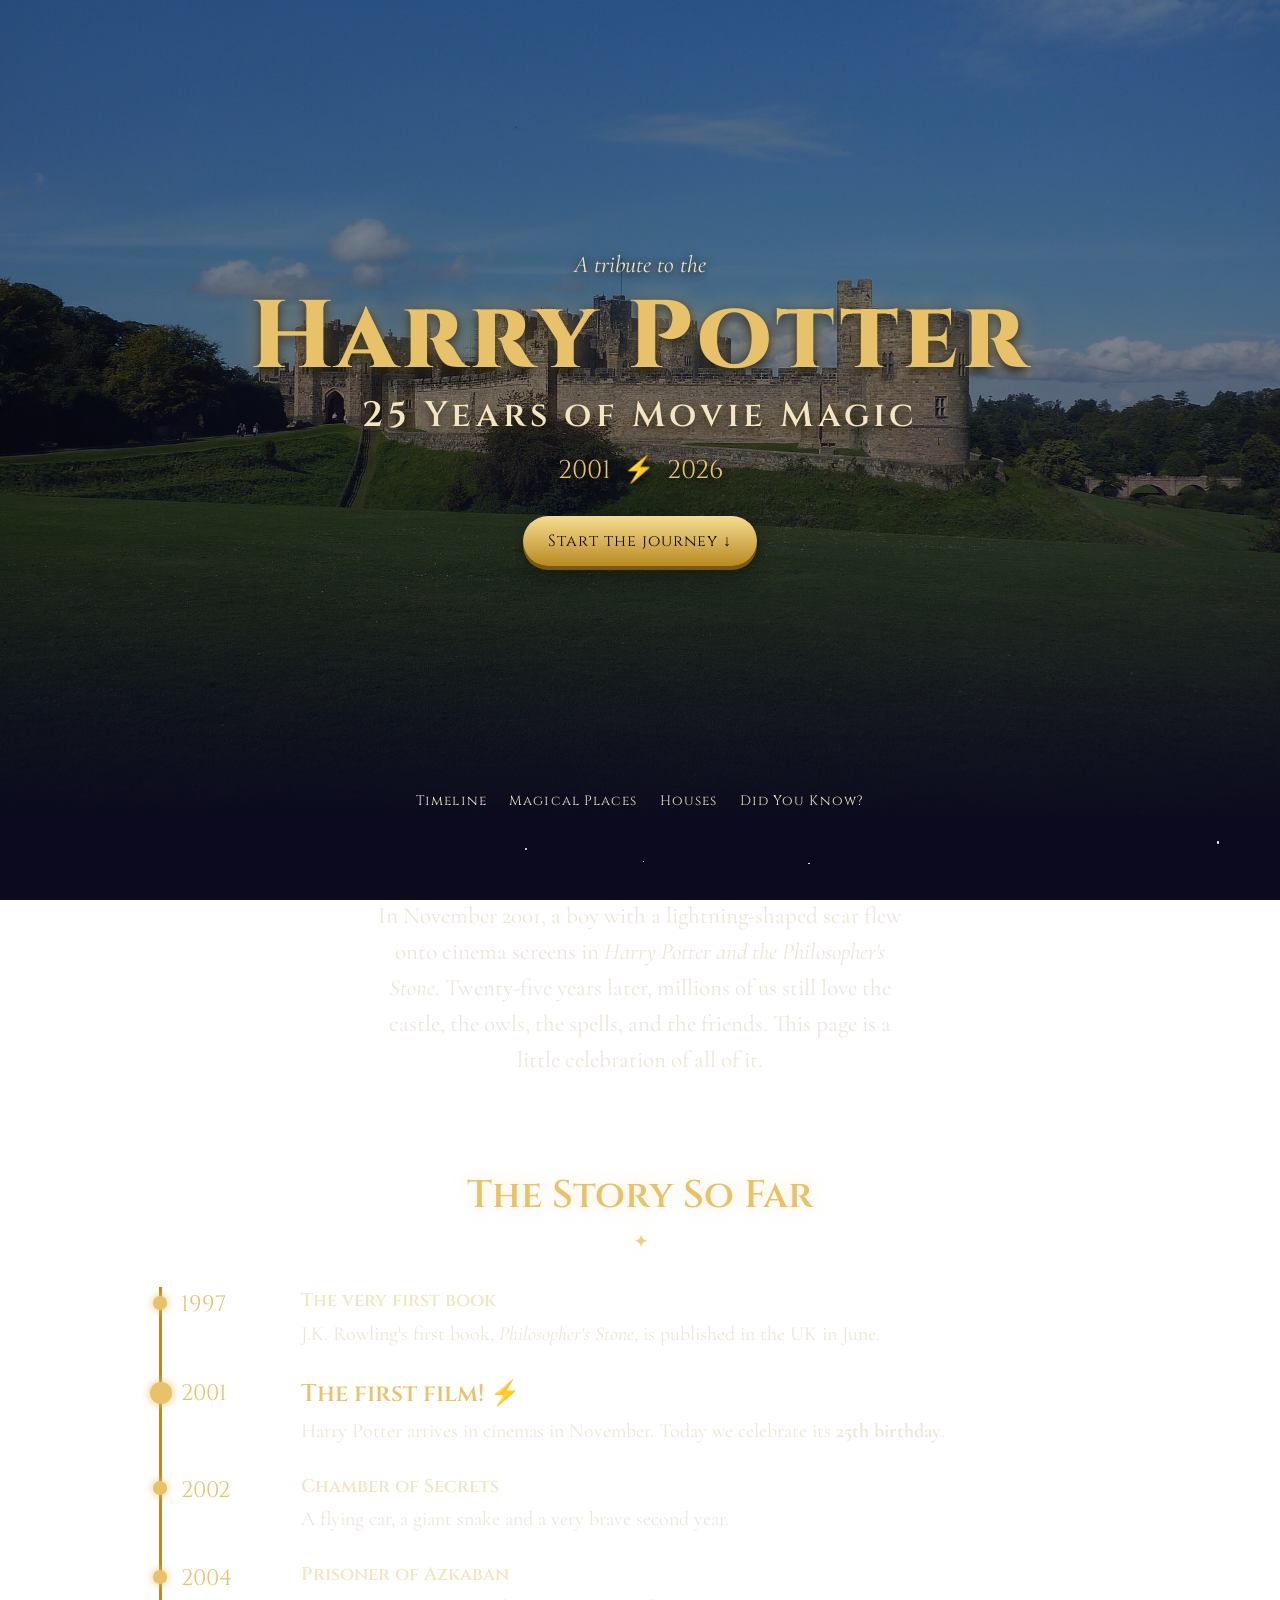
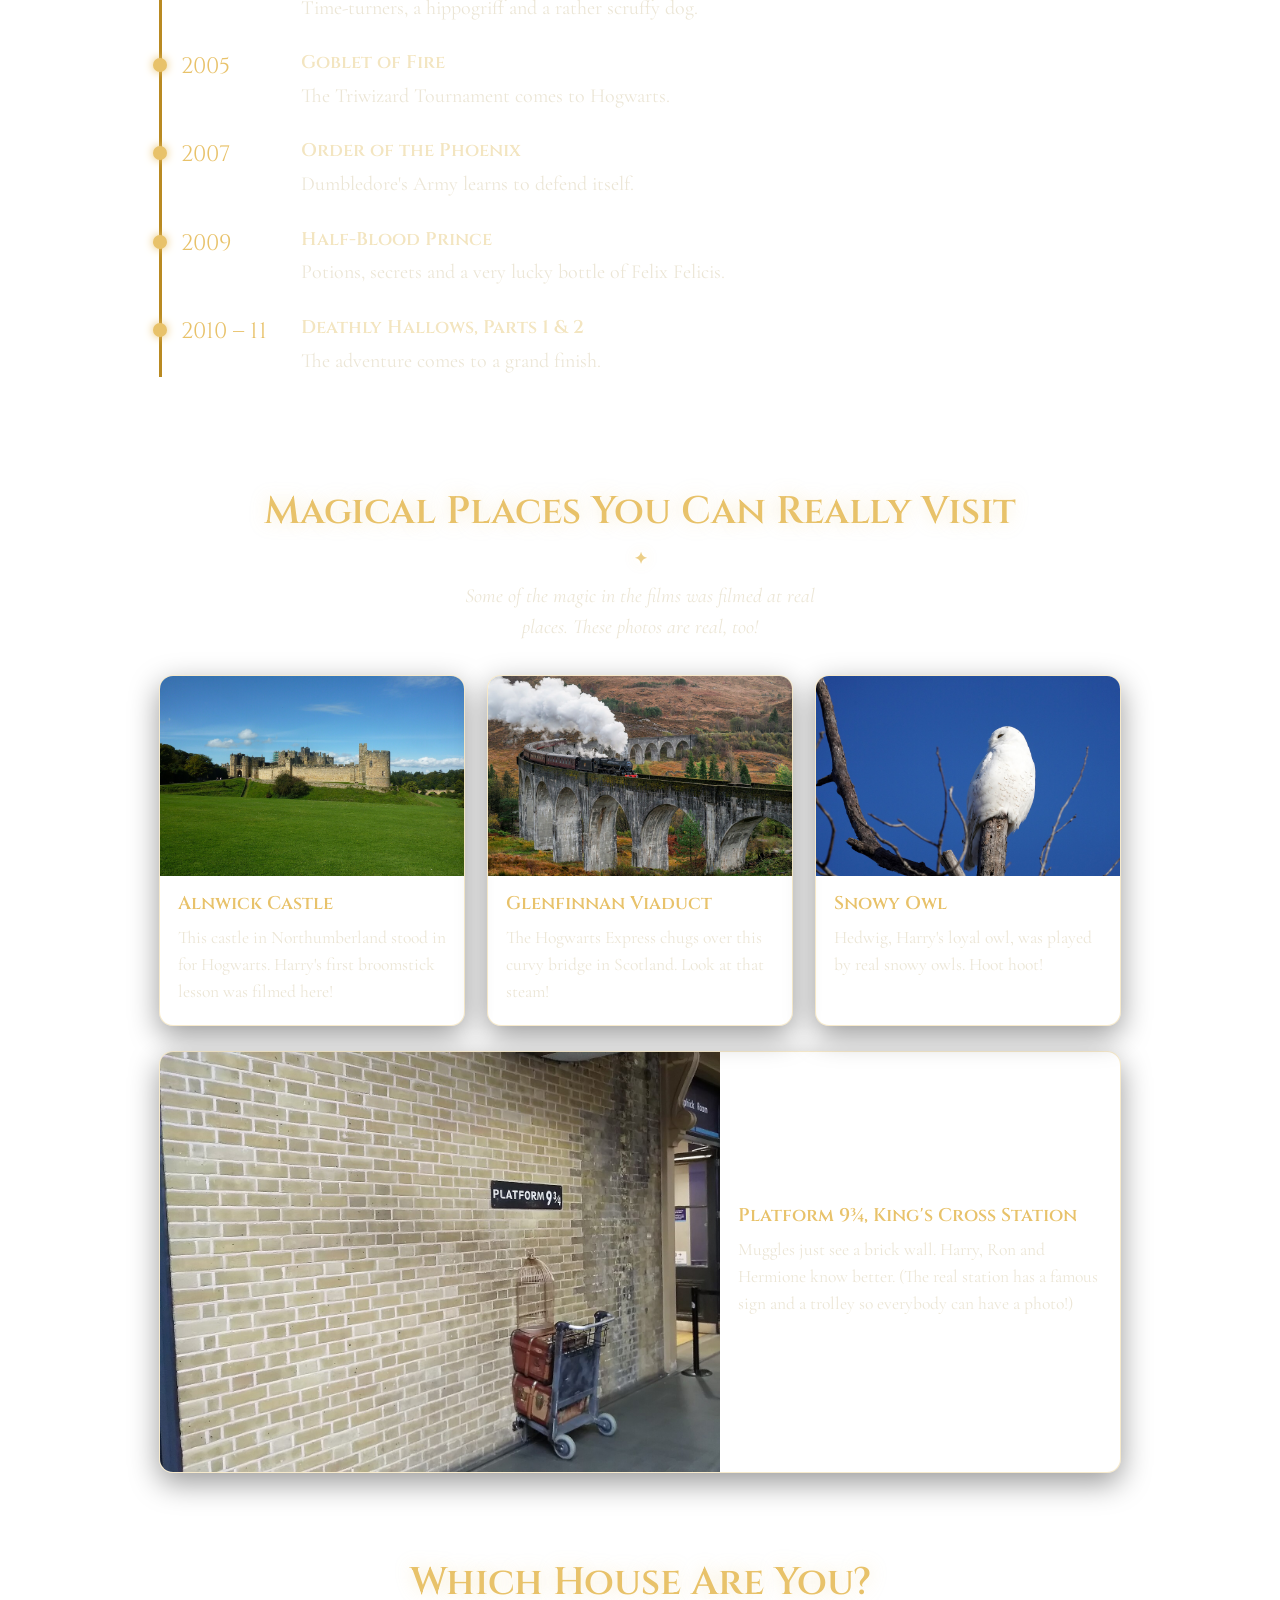
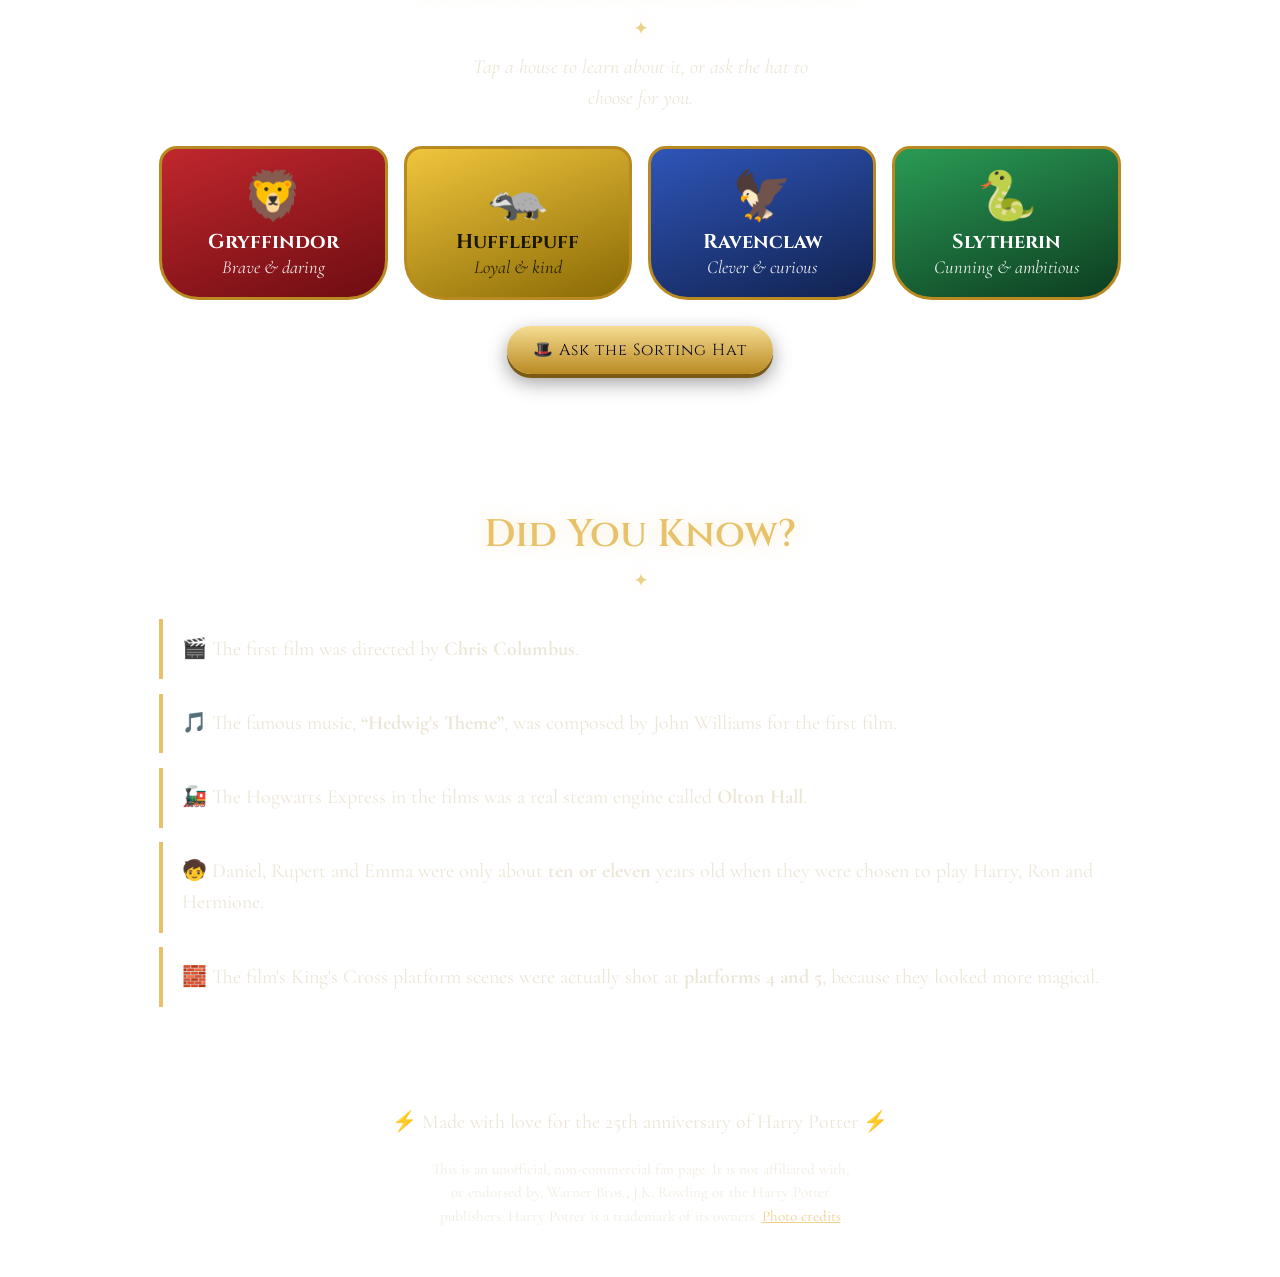
<file: index.html>
<!DOCTYPE html>
<html lang="en">
<head>
  <meta charset="utf-8">
  <meta name="viewport" content="width=device-width, initial-scale=1">
  <title>Harry Potter: 25 Years of Magic – A Fan Tribute</title>
  <meta name="description" content="A fan tribute to the 25th anniversary of the first Harry Potter film (2001–2026).">
  <!-- A tiny lightning-bolt icon for the browser tab -->
  <link rel="icon" href="data:image/svg+xml,%3Csvg xmlns='http://www.w3.org/2000/svg' viewBox='0 0 100 100'%3E%3Ctext y='.9em' font-size='90'%3E%E2%9A%A1%3C/text%3E%3C/svg%3E">
  <link rel="preconnect" href="https://fonts.googleapis.com">
  <link rel="preconnect" href="https://fonts.gstatic.com" crossorigin>
  <link href="https://fonts.googleapis.com/css2?family=Cinzel:wght@600;800&family=Cormorant+Garamond:ital,wght@0,500;0,700;1,500&display=swap" rel="stylesheet">
  <link rel="stylesheet" href="css/style.css">
</head>
<body>
  <!-- Twinkling stars are added here by js/main.js -->
  <div id="stars" aria-hidden="true"></div>

  <!-- ============ HERO ============ -->
  <header class="hero" id="top">
    <div class="hero-bg" role="img" aria-label="Alnwick Castle in Northumberland, England"></div>
    <div class="hero-text">
      <p class="eyebrow">A tribute to the</p>
      <h1>Harry Potter<span>25 Years of Movie Magic</span></h1>
      <p class="years">2001 &nbsp;⚡&nbsp; 2026</p>
      <a class="btn" href="#timeline">Start the journey ↓</a>
    </div>
    <nav class="nav" aria-label="Page sections">
      <a href="#timeline">Timeline</a>
      <a href="#places">Magical Places</a>
      <a href="#houses">Houses</a>
      <a href="#facts">Did You Know?</a>
    </nav>
  </header>

  <main>
    <!-- ============ INTRO ============ -->
    <section class="intro reveal">
      <p>
        In November 2001, a boy with a lightning-shaped scar flew onto cinema screens in
        <em>Harry Potter and the Philosopher's Stone</em>. Twenty-five years later, millions of us
        still love the castle, the owls, the spells, and the friends. This page is a little
        celebration of all of it.
      </p>
    </section>

    <!-- ============ TIMELINE ============ -->
    <section id="timeline" class="section">
      <h2>The Story So Far</h2>
      <ol class="timeline">
        <li class="reveal"><span class="year">1997</span><div><h3>The very first book</h3><p>J.K. Rowling's first book, <em>Philosopher's Stone</em>, is published in the UK in June.</p></div></li>
        <li class="reveal big"><span class="year">2001</span><div><h3>The first film! ⚡</h3><p>Harry Potter arrives in cinemas in November. Today we celebrate its <strong>25th birthday</strong>.</p></div></li>
        <li class="reveal"><span class="year">2002</span><div><h3>Chamber of Secrets</h3><p>A flying car, a giant snake and a very brave second year.</p></div></li>
        <li class="reveal"><span class="year">2004</span><div><h3>Prisoner of Azkaban</h3><p>Time-turners, a hippogriff and a rather scruffy dog.</p></div></li>
        <li class="reveal"><span class="year">2005</span><div><h3>Goblet of Fire</h3><p>The Triwizard Tournament comes to Hogwarts.</p></div></li>
        <li class="reveal"><span class="year">2007</span><div><h3>Order of the Phoenix</h3><p>Dumbledore's Army learns to defend itself.</p></div></li>
        <li class="reveal"><span class="year">2009</span><div><h3>Half-Blood Prince</h3><p>Potions, secrets and a very lucky bottle of Felix Felicis.</p></div></li>
        <li class="reveal"><span class="year">2010 – 11</span><div><h3>Deathly Hallows, Parts 1 &amp; 2</h3><p>The adventure comes to a grand finish.</p></div></li>
      </ol>
    </section>

    <!-- ============ MAGICAL PLACES ============ -->
    <section id="places" class="section">
      <h2>Magical Places You Can Really Visit</h2>
      <p class="lead">Some of the magic in the films was filmed at real places. These photos are real, too!</p>

      <div class="cards">
        <figure class="card reveal">
          <img src="img/castle.jpg" alt="Alnwick Castle, a large stone castle with towers behind a green lawn" loading="lazy">
          <figcaption>
            <h3>Alnwick Castle</h3>
            <p>This castle in Northumberland stood in for Hogwarts. Harry's first broomstick lesson was filmed here!</p>
          </figcaption>
        </figure>

        <figure class="card reveal">
          <img src="img/viaduct.jpg" alt="A steam train with white smoke crossing the curved Glenfinnan Viaduct" loading="lazy">
          <figcaption>
            <h3>Glenfinnan Viaduct</h3>
            <p>The Hogwarts Express chugs over this curvy bridge in Scotland. Look at that steam!</p>
          </figcaption>
        </figure>

        <figure class="card reveal">
          <img src="img/owl.jpg" alt="A white snowy owl perched in the snow" loading="lazy">
          <figcaption>
            <h3>Snowy Owl</h3>
            <p>Hedwig, Harry's loyal owl, was played by real snowy owls. Hoot hoot!</p>
          </figcaption>
        </figure>
      </div>

      <!-- Platform 9¾ — the secret door is somewhere in here... -->
      <figure class="platform reveal">
        <div class="platform-photo" id="platformPhoto">
          <img src="img/platform.jpg" alt="The Platform 9 and three-quarters sign on a brick wall at King's Cross station, with a luggage trolley half-way through the wall">
          <!-- ✨ THE EASTER EGG ✨  Click the sign to find the secret room. -->
          <button type="button" id="secretDoor" class="sign-hotspot" aria-label="Platform nine and three quarters sign"></button>
          <div class="ripple" aria-hidden="true"></div>
        </div>
        <figcaption>
          <h3>Platform 9¾, King's Cross Station</h3>
          <p>
            Muggles just see a brick wall. Harry, Ron and Hermione know better.
            (The real station has a famous sign and a trolley so everybody can have a photo!)
          </p>
        </figcaption>
      </figure>
    </section>

    <!-- ============ HOUSES ============ -->
    <section id="houses" class="section">
      <h2>Which House Are You?</h2>
      <p class="lead">Tap a house to learn about it, or ask the hat to choose for you.</p>
      <div class="houses" id="houses-grid">
        <button class="house gryffindor" data-house="Gryffindor"><span class="emoji">🦁</span><b>Gryffindor</b><i>Brave &amp; daring</i></button>
        <button class="house hufflepuff" data-house="Hufflepuff"><span class="emoji">🦡</span><b>Hufflepuff</b><i>Loyal &amp; kind</i></button>
        <button class="house ravenclaw" data-house="Ravenclaw"><span class="emoji">🦅</span><b>Ravenclaw</b><i>Clever &amp; curious</i></button>
        <button class="house slytherin" data-house="Slytherin"><span class="emoji">🐍</span><b>Slytherin</b><i>Cunning &amp; ambitious</i></button>
      </div>
      <div class="hat-row">
        <button class="btn" id="hatBtn" type="button">🎩 Ask the Sorting Hat</button>
        <p id="hatMsg" class="hat-msg" aria-live="polite"></p>
      </div>
    </section>

    <!-- ============ FUN FACTS ============ -->
    <section id="facts" class="section">
      <h2>Did You Know?</h2>
      <ul class="facts">
        <li class="reveal">🎬 The first film was directed by <strong>Chris Columbus</strong>.</li>
        <li class="reveal">🎵 The famous music, <strong>“Hedwig's Theme”</strong>, was composed by John Williams for the first film.</li>
        <li class="reveal">🚂 The Hogwarts Express in the films was a real steam engine called <strong>Olton Hall</strong>.</li>
        <li class="reveal">🧒 Daniel, Rupert and Emma were only about <strong>ten or eleven</strong> years old when they were chosen to play Harry, Ron and Hermione.</li>
        <li class="reveal">🧱 The film's King's Cross platform scenes were actually shot at <strong>platforms 4 and 5</strong>, because they looked more magical.</li>
      </ul>
    </section>
  </main>

  <footer>
    <p>⚡ Made with love for the 25th anniversary of Harry Potter ⚡</p>
    <p class="small">
      This is an unofficial, non-commercial fan page. It is not affiliated with, or endorsed by,
      Warner Bros., J.K. Rowling or the Harry Potter publishers. Harry Potter is a trademark of its owners.
      <a href="credits.html">Photo credits</a>
    </p>
  </footer>

  <!-- Full-screen flash used when the easter egg is triggered -->
  <div id="whoosh" aria-hidden="true"></div>

  <script src="js/main.js"></script>
</body>
</html>
</file>
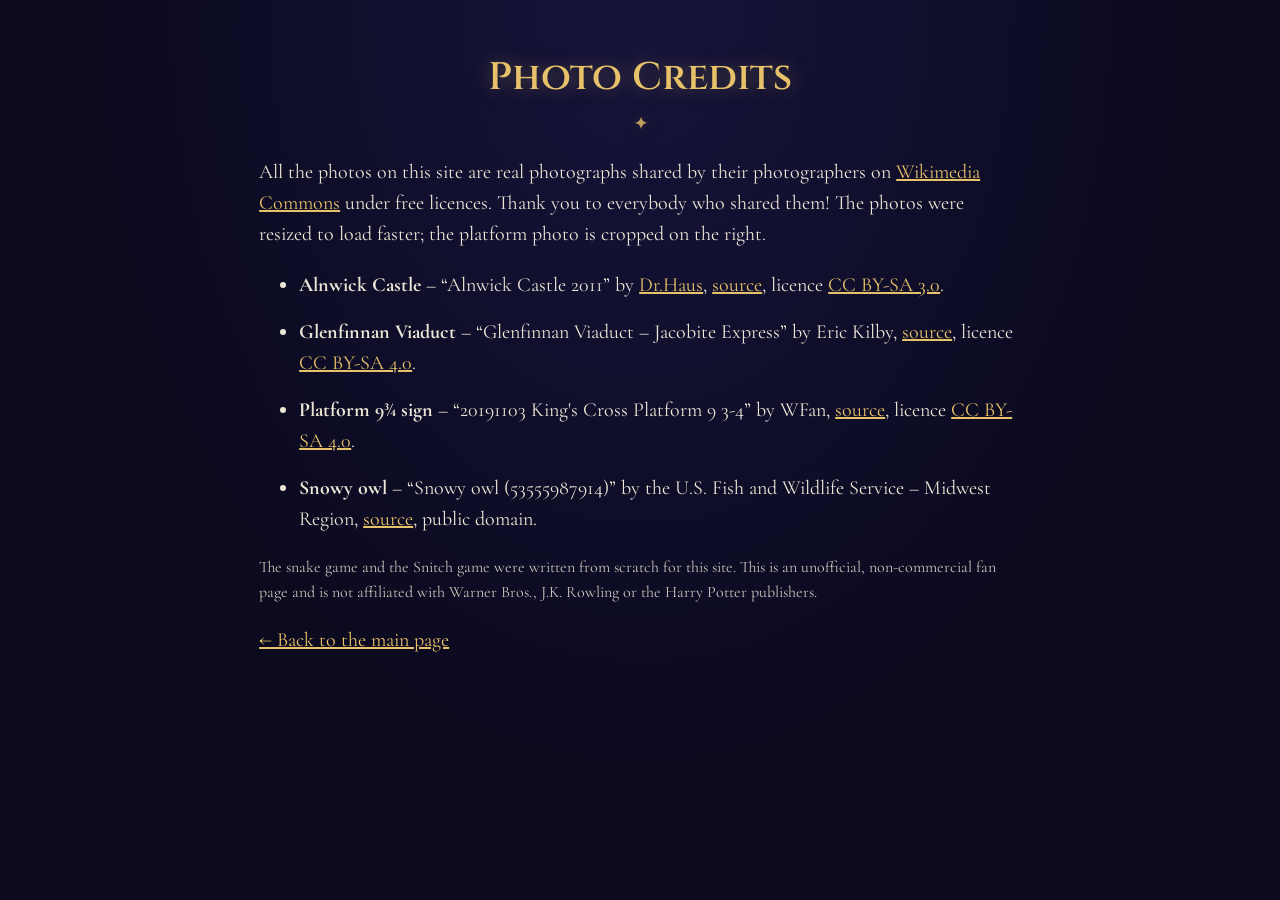
<file: credits.html>
<!DOCTYPE html>
<html lang="en">
<head>
  <meta charset="utf-8">
  <meta name="viewport" content="width=device-width, initial-scale=1">
  <title>Photo Credits – Harry Potter Fan Tribute</title>
  <link rel="preconnect" href="https://fonts.googleapis.com">
  <link rel="preconnect" href="https://fonts.gstatic.com" crossorigin>
  <link href="https://fonts.googleapis.com/css2?family=Cinzel:wght@600;800&family=Cormorant+Garamond:ital,wght@0,500;0,700;1,500&display=swap" rel="stylesheet">
  <link rel="stylesheet" href="css/style.css">
  <style>
    .credits { max-width: 800px; margin: 0 auto; padding: 3rem 1.2rem; position: relative; z-index: 1; }
    .credits li { margin-bottom: 1rem; }
    .credits .small { font-size: 1rem; opacity: .85; }
  </style>
</head>
<body>
  <main class="credits">
    <h2>Photo Credits</h2>
    <p>All the photos on this site are real photographs shared by their photographers on
       <a href="https://commons.wikimedia.org/">Wikimedia Commons</a> under free licences.
       Thank you to everybody who shared them! The photos were resized to load faster; the platform photo is cropped on the right.</p>
    <ul>
      <li><strong>Alnwick Castle</strong> – “Alnwick Castle 2011” by
        <a href="https://commons.wikimedia.org/wiki/User:Dr.Haus">Dr.Haus</a>,
        <a href="https://commons.wikimedia.org/wiki/File:Alnwick_Castle_2011.JPG">source</a>,
        licence <a href="https://creativecommons.org/licenses/by-sa/3.0/">CC BY-SA 3.0</a>.</li>
      <li><strong>Glenfinnan Viaduct</strong> – “Glenfinnan Viaduct – Jacobite Express” by Eric Kilby,
        <a href="https://commons.wikimedia.org/wiki/File:Glenfinnan_Viaduct_-_Jacobite_Express.jpg">source</a>,
        licence <a href="https://creativecommons.org/licenses/by-sa/4.0/">CC BY-SA 4.0</a>.</li>
      <li><strong>Platform 9¾ sign</strong> – “20191103 King's Cross Platform 9 3-4” by WFan,
        <a href="https://commons.wikimedia.org/wiki/File:20191103_King%27s_Cross_Platform_9_3-4.jpg">source</a>,
        licence <a href="https://creativecommons.org/licenses/by-sa/4.0/">CC BY-SA 4.0</a>.</li>
      <li><strong>Snowy owl</strong> – “Snowy owl (53555987914)” by the U.S. Fish and Wildlife Service – Midwest Region,
        <a href="https://commons.wikimedia.org/wiki/File:Snowy_owl_(53555987914).jpg">source</a>,
        public domain.</li>
    </ul>
    <p class="small">The snake game and the Snitch game were written from scratch for this site.
       This is an unofficial, non-commercial fan page and is not affiliated with Warner Bros., J.K. Rowling
       or the Harry Potter publishers.</p>
    <p><a href="index.html">← Back to the main page</a></p>
  </main>
</body>
</html>
</file>
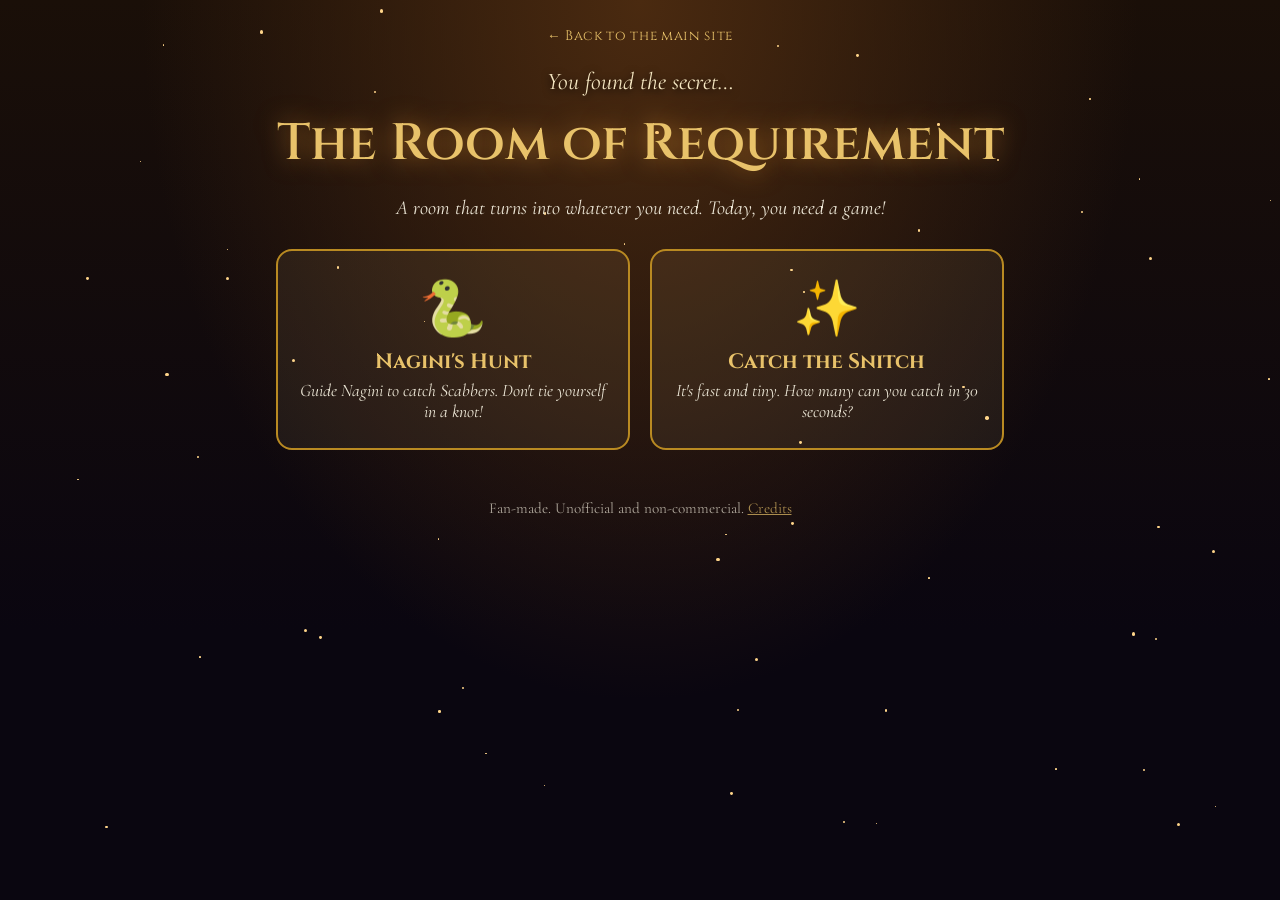
<file: secret.html>
<!DOCTYPE html>
<html lang="en">
<head>
  <meta charset="utf-8">
  <meta name="viewport" content="width=device-width, initial-scale=1">
  <title>The Secret Room – Harry Potter Fan Tribute</title>
  <meta name="robots" content="noindex">
  <link rel="icon" href="data:image/svg+xml,%3Csvg xmlns='http://www.w3.org/2000/svg' viewBox='0 0 100 100'%3E%3Ctext y='.9em' font-size='90'%3E%F0%9F%97%9D%EF%B8%8F%3C/text%3E%3C/svg%3E">
  <link rel="preconnect" href="https://fonts.googleapis.com">
  <link rel="preconnect" href="https://fonts.gstatic.com" crossorigin>
  <link href="https://fonts.googleapis.com/css2?family=Cinzel:wght@600;800&family=Cormorant+Garamond:ital,wght@0,500;0,700;1,500&display=swap" rel="stylesheet">
  <link rel="stylesheet" href="css/style.css">
  <link rel="stylesheet" href="css/secret.css">
</head>
<body class="secret">
  <div id="stars" aria-hidden="true"></div>

  <div class="room">
    <a class="back" href="index.html">← Back to the main site</a>

    <header class="room-head">
      <p class="eyebrow">You found the secret…</p>
      <h1>The Room of Requirement</h1>
      <p class="sub">A room that turns into whatever you need. Today, you need a game!</p>
    </header>

    <!-- ========== GAME MENU ========== -->
    <section id="menu" class="menu">
      <button class="game-card" data-game="snake">
        <span class="big">🐍</span>
        <b>Nagini's Hunt</b>
        <i>Guide Nagini to catch Scabbers. Don't tie yourself in a knot!</i>
      </button>
      <button class="game-card" data-game="snitch">
        <span class="big">✨</span>
        <b>Catch the Snitch</b>
        <i>It's fast and tiny. How many can you catch in 30 seconds?</i>
      </button>
    </section>

    <!-- ========== GAME 1: NAGINI SNAKE ========== -->
    <section id="game-snake" class="game" hidden>
      <h2>Nagini's Hunt</h2>
      <div class="hud">
        <span>Caught: <b id="snakeScore">0</b></span>
        <span>Best: <b id="snakeBest">0</b></span>
        <label class="mode"><input type="checkbox" id="snakeWalls"> Deadly walls</label>
      </div>

      <div class="canvas-wrap">
        <canvas id="snakeCanvas" aria-label="Snake game: guide Nagini to the rat" tabindex="0"></canvas>
      </div>

      <p class="howto">
        <b>Arrow keys</b> or <b>W A S D</b> to move &middot; <b>Space</b> to pause &middot; <b>Enter</b> to restart
      </p>

      <!-- On-screen buttons for phones and tablets -->
      <div class="dpad" aria-label="Direction buttons">
        <button data-dir="up"    aria-label="Up">▲</button>
        <button data-dir="left"  aria-label="Left">◀</button>
        <button data-dir="down"  aria-label="Down">▼</button>
        <button data-dir="right" aria-label="Right">▶</button>
      </div>

      <div class="row">
        <button class="btn" id="snakeStart" type="button">Start</button>
        <button class="btn ghost" data-action="menu" type="button">Back to games</button>
      </div>
    </section>

    <!-- ========== GAME 2: CATCH THE SNITCH ========== -->
    <section id="game-snitch" class="game" hidden>
      <h2>Catch the Golden Snitch</h2>
      <div class="hud">
        <span>Caught: <b id="snitchScore">0</b></span>
        <span>Time: <b id="snitchTime">30</b></span>
        <span>Best: <b id="snitchBest">0</b></span>
      </div>
      <div id="snitchField" class="snitch-field">
        <button id="snitch" class="snitch" aria-label="Golden Snitch" hidden>
          <svg viewBox="0 0 100 60" width="90" height="54" aria-hidden="true">
            <g class="wing wing-l"><path d="M42 30 C30 6, 8 4, 2 8 C8 22, 22 32, 42 34 Z" fill="#fff" fill-opacity=".85" stroke="#cfd8e8"/></g>
            <g class="wing wing-r"><path d="M58 30 C70 6, 92 4, 98 8 C92 22, 78 32, 58 34 Z" fill="#fff" fill-opacity=".85" stroke="#cfd8e8"/></g>
            <circle cx="50" cy="34" r="14" fill="url(#gold)" stroke="#8a6a05" stroke-width="1.5"/>
            <defs><radialGradient id="gold" cx="35%" cy="30%"><stop offset="0" stop-color="#fff3b0"/><stop offset=".5" stop-color="#e8c26a"/><stop offset="1" stop-color="#a77a12"/></radialGradient></defs>
          </svg>
        </button>
        <p id="snitchMsg" class="snitch-msg">Press Start, then click or tap the Snitch!</p>
      </div>
      <div class="row">
        <button class="btn" id="snitchStart" type="button">Start</button>
        <button class="btn ghost" data-action="menu" type="button">Back to games</button>
      </div>
    </section>
  </div>

  <p class="foot small">Fan-made. Unofficial and non-commercial. <a href="credits.html">Credits</a></p>

  <script src="js/secret.js"></script>
  <script src="js/snake.js"></script>
  <script src="js/snitch.js"></script>
</body>
</html>
</file>
<file: css/style.css>
/* =========================================================
   Harry Potter 25th Anniversary fan site – main styles
   Change the colours here and the whole site changes!
   ========================================================= */
:root {
  --night: #0b0a1f;
  --night-2: #16143a;
  --gold: #e8c26a;
  --gold-deep: #b98a22;
  --parchment: #f3e5c0;
  --text: #ece6d6;
  --red: #a4161a;
  --green: #1d6b3a;
  --blue: #1e3a8a;
  --yellow: #e6b422;
  --heading: 'Cinzel', 'Palatino Linotype', Georgia, serif;
  --body: 'Cormorant Garamond', Georgia, 'Times New Roman', serif;
}

* { box-sizing: border-box; }
html { scroll-behavior: smooth; }
body {
  margin: 0;
  background: radial-gradient(ellipse at top, var(--night-2), var(--night) 60%) fixed;
  color: var(--text);
  font-family: var(--body);
  font-size: 1.25rem;
  line-height: 1.55;
}
img { max-width: 100%; display: block; }
a { color: var(--gold); }
h1, h2, h3 { font-family: var(--heading); font-weight: 600; margin: 0; }
h2 {
  text-align: center;
  font-size: clamp(1.6rem, 4vw, 2.4rem);
  color: var(--gold);
  margin-bottom: .6rem;
  text-shadow: 0 0 18px rgba(232, 194, 106, .35);
}
h2::after { content: "✦"; display: block; font-size: 1rem; margin-top: .3rem; opacity: .8; }

/* ---------- stars ---------- */
#stars { position: fixed; inset: 0; pointer-events: none; z-index: 0; }
.star {
  position: absolute; border-radius: 50%; background: #fff;
  animation: twinkle var(--d, 3s) ease-in-out infinite;
  animation-delay: var(--delay, 0s);
}
@keyframes twinkle { 0%,100% { opacity: .15; transform: scale(.8); } 50% { opacity: 1; transform: scale(1.2); } }

/* wand sparkle trail */
.sparkle {
  position: fixed; z-index: 50; pointer-events: none; font-size: 14px; color: var(--gold);
  animation: sparkle .9s ease-out forwards;
}
@keyframes sparkle {
  from { opacity: 1; transform: translate(0, 0) scale(1); }
  to   { opacity: 0; transform: translate(var(--dx, 0), var(--dy, 30px)) scale(.2) rotate(120deg); }
}

main, footer, .hero { position: relative; z-index: 1; }

/* ---------- hero ---------- */
.hero {
  min-height: 92vh;
  display: grid; place-items: center; text-align: center;
  padding: 5rem 1rem 6rem;
  overflow: hidden;
}
.hero-bg {
  position: absolute; inset: 0;
  background:
    linear-gradient(180deg, rgba(11,10,31,.35) 0%, rgba(11,10,31,.55) 55%, var(--night) 100%),
    url("../img/castle.jpg") center 35% / cover no-repeat;
  animation: slowzoom 30s ease-in-out infinite alternate;
}
@keyframes slowzoom { from { transform: scale(1); } to { transform: scale(1.08); } }
.hero-text { position: relative; }
.eyebrow { font-style: italic; font-size: 1.5rem; color: var(--parchment); margin: 0 0 .3rem; text-shadow: 0 2px 8px #000; }
.hero h1 {
  font-size: clamp(2.6rem, 10vw, 6rem);
  font-weight: 800;
  color: var(--gold);
  letter-spacing: .04em;
  text-shadow: 0 0 25px rgba(232,194,106,.5), 0 4px 12px #000;
  line-height: 1.05;
}
.hero h1 span {
  display: block;
  font-size: clamp(1.2rem, 4.5vw, 2.2rem);
  font-weight: 600;
  color: var(--parchment);
  letter-spacing: .12em;
  margin-top: .6rem;
}
.years { font-family: var(--heading); font-size: 1.6rem; color: var(--gold); margin: 1rem 0 1.6rem; text-shadow: 0 2px 8px #000; }

.btn {
  display: inline-block; cursor: pointer;
  font-family: var(--heading); font-size: 1rem; letter-spacing: .06em;
  color: var(--night); background: linear-gradient(180deg, #f6dc92, var(--gold-deep));
  border: 0; border-radius: 999px; padding: .8rem 1.6rem; text-decoration: none;
  box-shadow: 0 4px 0 #7a5a12, 0 8px 20px rgba(0,0,0,.4);
  transition: transform .12s, box-shadow .12s;
}
.btn:hover { transform: translateY(-2px); }
.btn:active { transform: translateY(3px); box-shadow: 0 1px 0 #7a5a12; }

.nav {
  position: absolute; left: 0; right: 0; bottom: 1rem;
  display: flex; flex-wrap: wrap; justify-content: center; gap: .4rem 1.4rem; padding: 0 1rem;
}
.nav a { font-family: var(--heading); font-size: .85rem; letter-spacing: .08em; text-decoration: none; color: var(--parchment); }
.nav a:hover { color: var(--gold); }

/* ---------- sections ---------- */
.section { max-width: 1000px; margin: 0 auto; padding: 4rem 1.2rem 1rem; }
.lead { text-align: center; font-style: italic; margin: 0 auto 2rem; max-width: 40ch; }
.intro { max-width: 52ch; margin: 0 auto; padding: 3rem 1.2rem 0; text-align: center; font-size: 1.45rem; }

/* scroll-reveal (js adds .in when visible; without JS everything shows) */
.js .reveal { opacity: 0; transform: translateY(24px); transition: opacity .7s, transform .7s; }
.js .reveal.in { opacity: 1; transform: none; }

/* ---------- timeline ---------- */
.timeline { list-style: none; margin: 2rem 0 0; padding: 0 0 0 1.2rem; border-left: 3px solid var(--gold-deep); }
.timeline li { position: relative; display: grid; grid-template-columns: 6.5rem 1fr; gap: 1rem; margin-bottom: 1.6rem; }
.timeline li::before {
  content: ""; position: absolute; left: -1.78rem; top: .55rem; width: 14px; height: 14px; border-radius: 50%;
  background: var(--gold); box-shadow: 0 0 10px var(--gold);
}
.timeline .year { font-family: var(--heading); font-size: 1.4rem; color: var(--gold); }
.timeline h3 { font-size: 1.15rem; color: var(--parchment); }
.timeline p { margin: .2rem 0 0; }
.timeline li.big h3 { font-size: 1.5rem; color: var(--gold); }
.timeline li.big::before { width: 22px; height: 22px; left: -1.98rem; top: .4rem; }

/* ---------- photo cards ---------- */
.cards { display: grid; grid-template-columns: repeat(auto-fit, minmax(250px, 1fr)); gap: 1.4rem; }
.card, .platform {
  margin: 0; background: rgba(255,255,255,.05); border: 1px solid rgba(232,194,106,.35);
  border-radius: 14px; overflow: hidden; box-shadow: 0 10px 30px rgba(0,0,0,.4);
}
.card img { width: 100%; height: 200px; object-fit: cover; }
figcaption { padding: .9rem 1.1rem 1.2rem; }
figcaption h3 { color: var(--gold); font-size: 1.15rem; margin-bottom: .3rem; }
figcaption p { margin: 0; font-size: 1.1rem; }

/* ---------- Platform 9¾ (easter egg) ---------- */
.platform { margin-top: 1.6rem; display: grid; grid-template-columns: 1.4fr 1fr; align-items: center; }
.platform-photo { position: relative; aspect-ratio: 4 / 3; overflow: hidden; }
.platform-photo img { width: 100%; height: 100%; object-fit: cover; object-position: left center; }
/* Sits exactly on top of the sign in the photo. Positions are percentages so it scales. */
.sign-hotspot {
  position: absolute; left: 57.5%; top: 29%; width: 16%; height: 11%;
  background: transparent; border: 0; padding: 0; cursor: pointer; border-radius: 6px;
}
.sign-hotspot:hover, .sign-hotspot:focus-visible {
  outline: 2px solid rgba(232,194,106,.9); box-shadow: 0 0 22px 6px rgba(232,194,106,.6);
}
.ripple { position: absolute; inset: 0; pointer-events: none; opacity: 0; }
.platform-photo.go .ripple {
  opacity: 1;
  background: radial-gradient(circle at 65% 34%, rgba(255,255,255,.9), rgba(232,194,106,.5) 30%, transparent 60%);
  animation: ripple .9s ease-in forwards;
}
@keyframes ripple { from { transform: scale(.1); opacity: 1; } to { transform: scale(3); opacity: 1; } }
.platform-photo.go img { animation: shake .5s linear infinite; }
@keyframes shake { 25% { transform: translateX(-3px) rotate(-.3deg); } 75% { transform: translateX(3px) rotate(.3deg); } }
#whoosh {
  position: fixed; inset: 0; z-index: 100; pointer-events: none; opacity: 0; background: #fff;
  transition: opacity .6s ease-in;
}
#whoosh.on { opacity: 1; }

/* ---------- houses ---------- */
.houses { display: grid; grid-template-columns: repeat(auto-fit, minmax(200px, 1fr)); gap: 1rem; }
.house {
  font-family: var(--body); font-size: 1.15rem; color: #fff; cursor: pointer;
  display: flex; flex-direction: column; align-items: center; gap: .1rem; padding: 1.2rem .8rem;
  border: 3px solid var(--gold-deep); border-radius: 18px 18px 40px 40px;
  transition: transform .2s, box-shadow .2s;
}
.house .emoji { font-size: 3rem; transition: transform .3s; }
.house b { font-family: var(--heading); font-size: 1.25rem; }
.house i { opacity: .9; }
.house:hover, .house.picked { transform: translateY(-6px) scale(1.04); box-shadow: 0 12px 30px rgba(0,0,0,.5), 0 0 25px rgba(232,194,106,.5); }
.house:hover .emoji, .house.picked .emoji { transform: scale(1.25) rotate(-6deg); }
.gryffindor { background: linear-gradient(160deg, #c0272d, #6e0d12); }
.hufflepuff { background: linear-gradient(160deg, #f0c53d, #8a6a05); color: #1a1500; }
.ravenclaw  { background: linear-gradient(160deg, #2f55b8, #11224f); }
.slytherin  { background: linear-gradient(160deg, #2a9b55, #0d3d20); }
.hat-row { text-align: center; margin-top: 1.6rem; }
.hat-msg { min-height: 2.2rem; margin: 1rem 0 0; font-size: 1.4rem; color: var(--gold); }

/* ---------- facts ---------- */
.facts { list-style: none; padding: 0; margin: 1.6rem 0 0; display: grid; gap: .9rem; }
.facts li {
  background: rgba(255,255,255,.05); border-left: 4px solid var(--gold);
  padding: .9rem 1.2rem; border-radius: 0 12px 12px 0;
}

/* ---------- footer ---------- */
footer { text-align: center; padding: 4rem 1.2rem 3rem; }
footer .small { font-size: .95rem; opacity: .75; max-width: 60ch; margin: .6rem auto 0; }

/* ---------- small screens ---------- */
@media (max-width: 700px) {
  body { font-size: 1.15rem; }
  .platform { grid-template-columns: 1fr; }
  .timeline li { grid-template-columns: 1fr; gap: 0; }
  .timeline .year { font-size: 1.15rem; }
  .hero { min-height: 85vh; }
}

@media (prefers-reduced-motion: reduce) {
  *, *::before, *::after { animation: none !important; transition: none !important; }
  html { scroll-behavior: auto; }
}
</file>
<file: css/secret.css>
/* =========================================================
   The Secret Room – extra styles (loaded after style.css)
   ========================================================= */
[hidden] { display: none !important; }

body.secret {
  background:
    radial-gradient(ellipse at 50% 0%, #4a2a10 0%, transparent 55%),
    linear-gradient(180deg, #1a0f08, #0a0610 70%) fixed;
  min-height: 100vh;
  animation: fadein 1.2s ease-out;
}
@keyframes fadein { from { opacity: 0; } to { opacity: 1; } }
body.secret .star { background: #ffd58a; }

.room { position: relative; z-index: 1; max-width: 760px; margin: 0 auto; padding: 1.2rem 1rem 1rem; text-align: center; }
.back { display: inline-block; font-family: var(--heading); font-size: .85rem; letter-spacing: .05em; text-decoration: none; margin-bottom: 1rem; }
.room-head h1 { font-size: clamp(1.9rem, 7vw, 3.2rem); color: var(--gold); text-shadow: 0 0 25px rgba(255,170,60,.55); }
.room-head .eyebrow { margin-bottom: .2rem; }
.sub { font-style: italic; margin: .6rem 0 1.6rem; }

/* ---------- game menu ---------- */
.menu { display: grid; grid-template-columns: repeat(auto-fit, minmax(240px, 1fr)); gap: 1.2rem; }
.game-card {
  font-family: var(--body); font-size: 1.1rem; color: var(--text); cursor: pointer;
  display: flex; flex-direction: column; align-items: center; gap: .3rem;
  padding: 1.6rem 1rem; border-radius: 16px;
  background: rgba(255, 220, 160, .07); border: 2px solid var(--gold-deep);
  transition: transform .2s, box-shadow .2s;
}
.game-card:hover, .game-card:focus-visible { transform: translateY(-5px); box-shadow: 0 0 28px rgba(255,170,60,.45); }
.game-card .big { font-size: 3.4rem; }
.game-card b { font-family: var(--heading); font-size: 1.3rem; color: var(--gold); }

/* ---------- shared game bits ---------- */
.game h2 { margin-bottom: 1rem; }
.hud { display: flex; flex-wrap: wrap; justify-content: center; gap: .4rem 1.6rem; font-size: 1.25rem; margin-bottom: .8rem; }
.hud b { color: var(--gold); font-family: var(--heading); }
.mode { font-size: 1rem; cursor: pointer; }
.row { display: flex; flex-wrap: wrap; justify-content: center; gap: .8rem; margin: 1rem 0; }
.btn.ghost { background: transparent; color: var(--gold); border: 2px solid var(--gold-deep); box-shadow: none; }
.howto { font-size: 1rem; opacity: .85; margin: .6rem 0; }
.howto b { color: var(--gold); }
.foot { position: relative; z-index: 1; text-align: center; padding: 1rem; opacity: .7; }
.small { font-size: .95rem; }

/* ---------- snake ---------- */
.canvas-wrap { display: flex; justify-content: center; }
.in-game .room-head { display: none; }
.game h2 { font-size: clamp(1.4rem, 4vw, 2rem); }
#snakeCanvas {
  /* as big as 480px, but shrinks on short screens so the whole board stays visible */
  width: min(100%, max(300px, min(480px, calc(100vh - 300px)))); height: auto; aspect-ratio: 1 / 1;
  border: 4px solid var(--gold-deep); border-radius: 10px;
  box-shadow: 0 0 30px rgba(0,0,0,.7), 0 0 20px rgba(29,107,58,.4);
  touch-action: none; /* lets us detect swipes without the page scrolling */
  background: #0d2616; outline: none;
}
.dpad {
  display: grid; grid-template-columns: repeat(3, 64px); grid-template-rows: repeat(2, 56px); gap: 6px;
  justify-content: center; margin: .8rem auto 0;
}
.dpad button {
  font-size: 1.4rem; color: var(--gold); background: rgba(255,255,255,.08);
  border: 2px solid var(--gold-deep); border-radius: 12px; cursor: pointer; touch-action: manipulation;
}
.dpad button:active { background: rgba(232,194,106,.35); }
.dpad [data-dir="up"]    { grid-column: 2; grid-row: 1; }
.dpad [data-dir="left"]  { grid-column: 1; grid-row: 2; }
.dpad [data-dir="down"]  { grid-column: 2; grid-row: 2; }
.dpad [data-dir="right"] { grid-column: 3; grid-row: 2; }
/* On computers with a mouse/keyboard the arrow buttons are tucked away */
@media (hover: hover) and (pointer: fine) { .dpad { display: none; } }

/* ---------- snitch ---------- */
.snitch-field {
  position: relative; height: 340px; overflow: hidden; border-radius: 14px;
  background: radial-gradient(ellipse at center, rgba(255,230,160,.12), rgba(0,0,0,.35));
  border: 3px solid var(--gold-deep); cursor: crosshair;
  touch-action: manipulation;
}
.snitch {
  position: absolute; left: 0; top: 0; width: 90px; height: 54px; padding: 0; border: 0; background: none;
  cursor: pointer; transition: transform var(--t, .7s) cubic-bezier(.4, .1, .3, 1);
  filter: drop-shadow(0 0 12px rgba(255, 215, 100, .9));
}
.snitch[hidden] { display: none; }
.wing { transform-box: fill-box; animation: flap .12s ease-in-out infinite alternate; }
.wing-l { transform-origin: right center; }
.wing-r { transform-origin: left center; }
@keyframes flap { from { transform: scaleY(1) rotate(0); } to { transform: scaleY(.55) rotate(6deg); } }
.snitch-msg {
  position: absolute; inset: 0; display: grid; place-items: center; margin: 0; padding: 1rem;
  font-size: 1.5rem; color: var(--gold); pointer-events: none; text-shadow: 0 2px 8px #000;
}
.snitch-msg:empty { display: none; }
.pop { animation: pop .25s ease-out; }
@keyframes pop { 50% { transform: scale(1.3); } }
</file>
